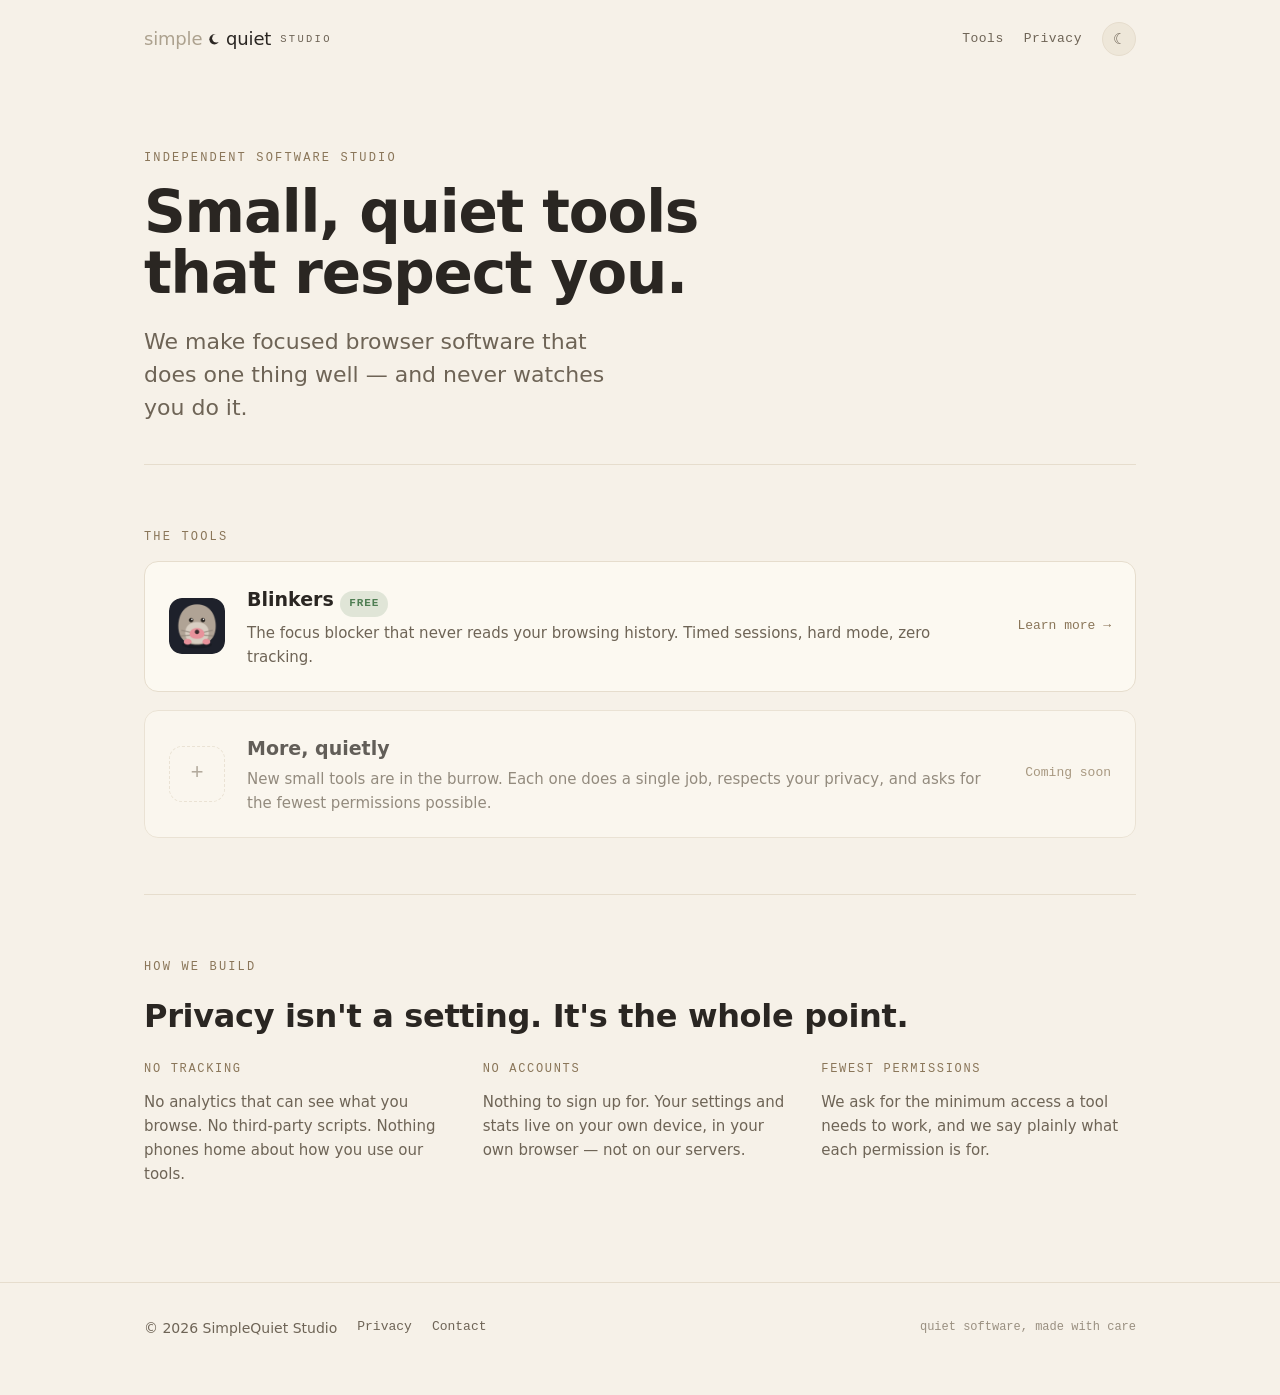
<file: index.html>
<!DOCTYPE html>
<html lang="en">
<head>
<meta charset="utf-8">
<meta name="viewport" content="width=device-width, initial-scale=1">
<title>SimpleQuiet Studio — small, quiet software</title>
<meta name="description" content="SimpleQuiet Studio makes small, privacy-first browser tools that do one thing well — and never watch you do it. Maker of Blinkers, the focus blocker that never reads your browsing history.">
<link rel="preload" href="assets/blinkers-icon.png" as="image">
<link rel="icon" type="image/svg+xml" href="assets/favicon.svg">
<link rel="icon" href="assets/favicon.png">
<link rel="stylesheet" href="styles.css">
<meta property="og:title" content="SimpleQuiet Studio">
<meta property="og:description" content="Small, privacy-first browser tools that do one thing well — and never watch you do it.">
<meta property="og:type" content="website">
</head>
<body>
<svg width="0" height="0" aria-hidden="true" style="position:absolute"><symbol id="sqmoon" viewBox="0 0 100 100"><mask id="sqm"><rect width="100" height="100" fill="#000"/><circle cx="50" cy="50" r="34" fill="#fff"/><circle cx="64" cy="43" r="29" fill="#000"/></mask><rect width="100" height="100" fill="currentColor" mask="url(#sqm)"/></symbol></svg>
<div class="wrap">
  <nav class="nav">
    <a class="brand" href="./" aria-label="SimpleQuiet Studio"><span class="wm"><span class="w-simple">simple</span><svg class="w-moon" aria-hidden="true"><use href="#sqmoon"/></svg><span class="w-quiet">quiet</span></span><span class="w-studio">studio</span></a>
    <span class="spacer"></span>
    <a class="link" href="#tools">Tools</a>
    <a class="link" href="privacy/">Privacy</a>
    <button class="theme-toggle" aria-label="Toggle light and dark theme" title="Toggle theme">☾</button>
  </nav>

  <header class="hero">
    <p class="eyebrow">Independent software studio</p>
    <h1>Small, quiet tools that respect you.</h1>
    <p class="lede">We make focused browser software that does one thing well — and never watches you do it.</p>
  </header>

  <section class="section" id="tools">
    <p class="eyebrow">The tools</p>
    <div class="tools">
      <a class="tool" href="blinkers/">
        <img class="ic" src="assets/blinkers-icon.png" alt="Blinkers icon — a mole">
        <div class="body">
          <h3>Blinkers <span class="tag free">Free</span></h3>
          <p>The focus blocker that never reads your browsing history. Timed sessions, hard mode, zero tracking.</p>
        </div>
        <span class="go">Learn more →</span>
      </a>
      <div class="tool soon">
        <span class="placeholder">+</span>
        <div class="body">
          <h3>More, quietly</h3>
          <p>New small tools are in the burrow. Each one does a single job, respects your privacy, and asks for the fewest permissions possible.</p>
        </div>
        <span class="go">Coming soon</span>
      </div>
    </div>
  </section>

  <section class="section">
    <p class="eyebrow">How we build</p>
    <h2>Privacy isn't a setting. It's the whole point.</h2>
    <div class="promises">
      <div class="promise">
        <p class="k">No tracking</p>
        <p>No analytics that can see what you browse. No third-party scripts. Nothing phones home about how you use our tools.</p>
      </div>
      <div class="promise">
        <p class="k">No accounts</p>
        <p>Nothing to sign up for. Your settings and stats live on your own device, in your own browser — not on our servers.</p>
      </div>
      <div class="promise">
        <p class="k">Fewest permissions</p>
        <p>We ask for the minimum access a tool needs to work, and we say plainly what each permission is for.</p>
      </div>
    </div>
  </section>
</div>

<footer class="foot">
  <div class="wrap row">
    <span>© 2026 SimpleQuiet Studio</span>
    <a href="privacy/">Privacy</a>
    <a href="mailto:hello.simplequiet@proton.me">Contact</a>
    <span class="spacer"></span>
    <span class="mono" style="font-size:12px;color:var(--faint)">quiet software, made with care</span>
  </div>
</footer>
<script src="script.js"></script>
</body>
</html>
</file>
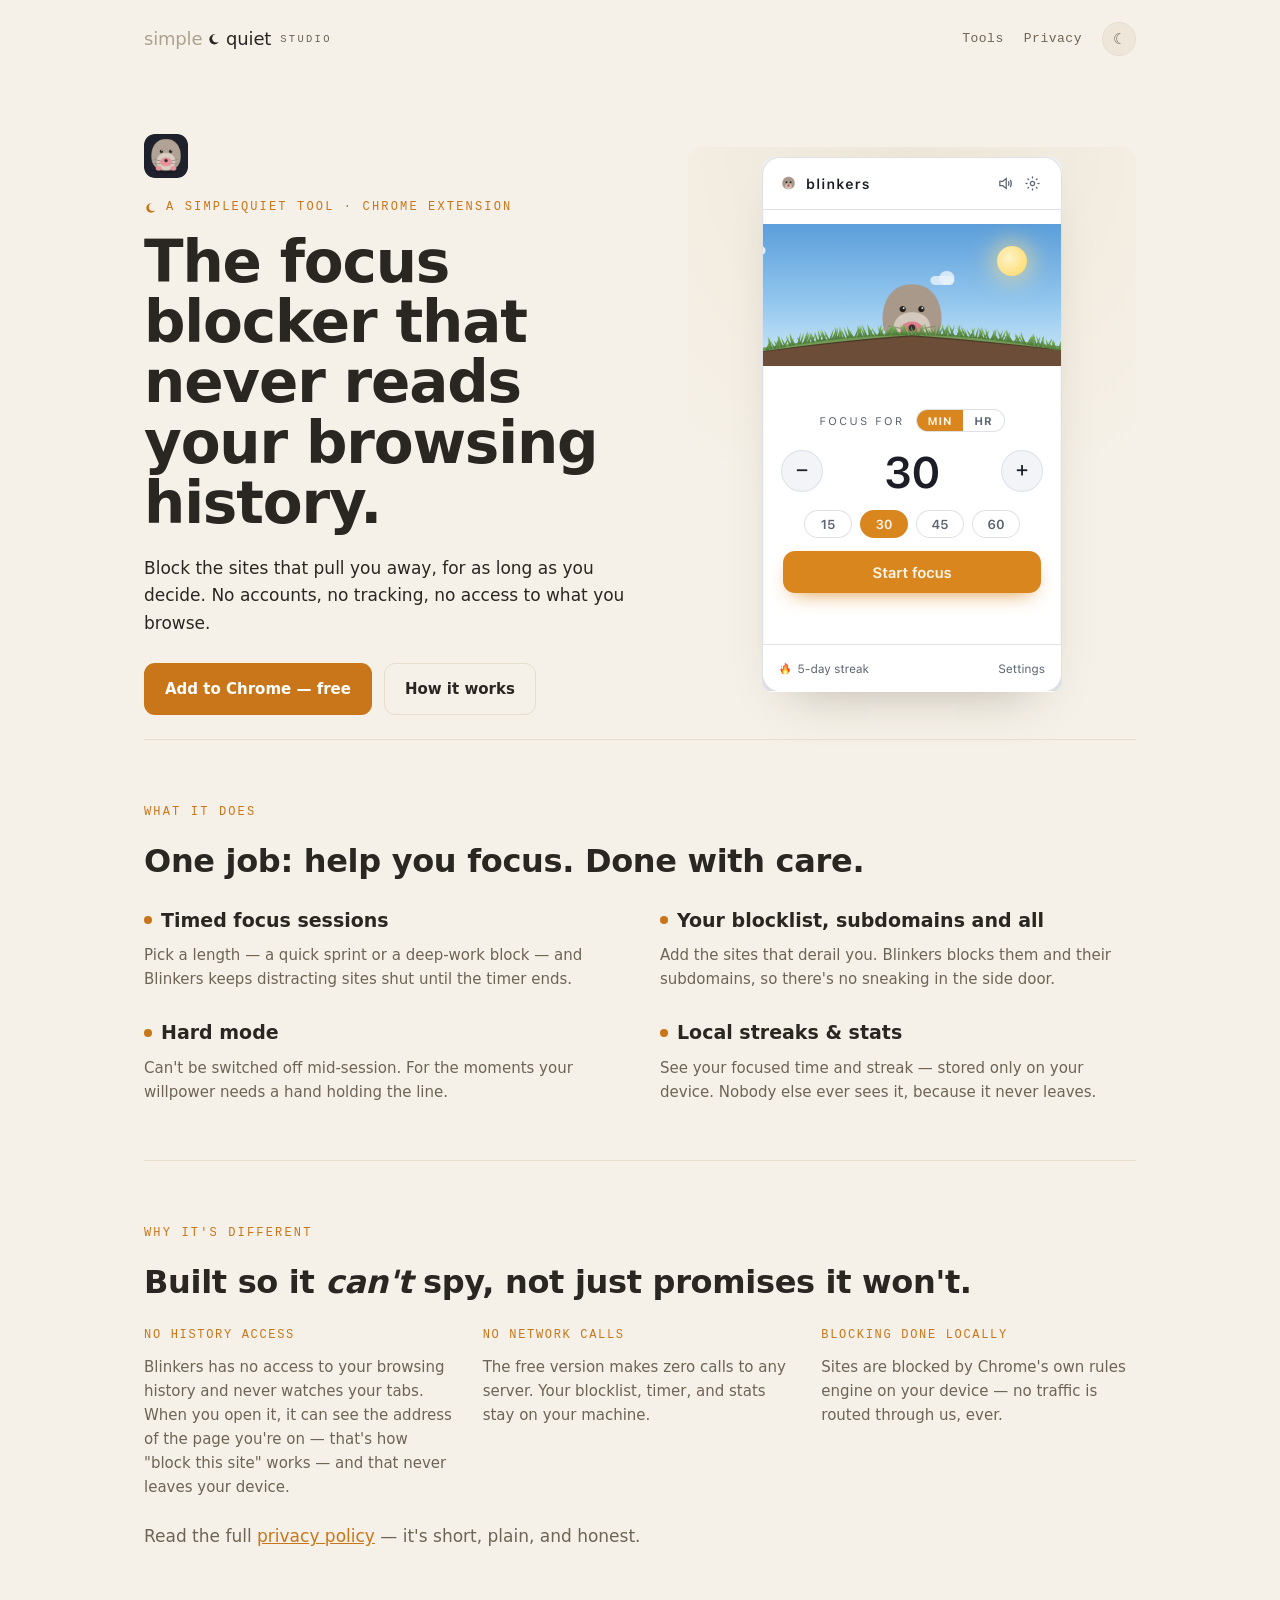
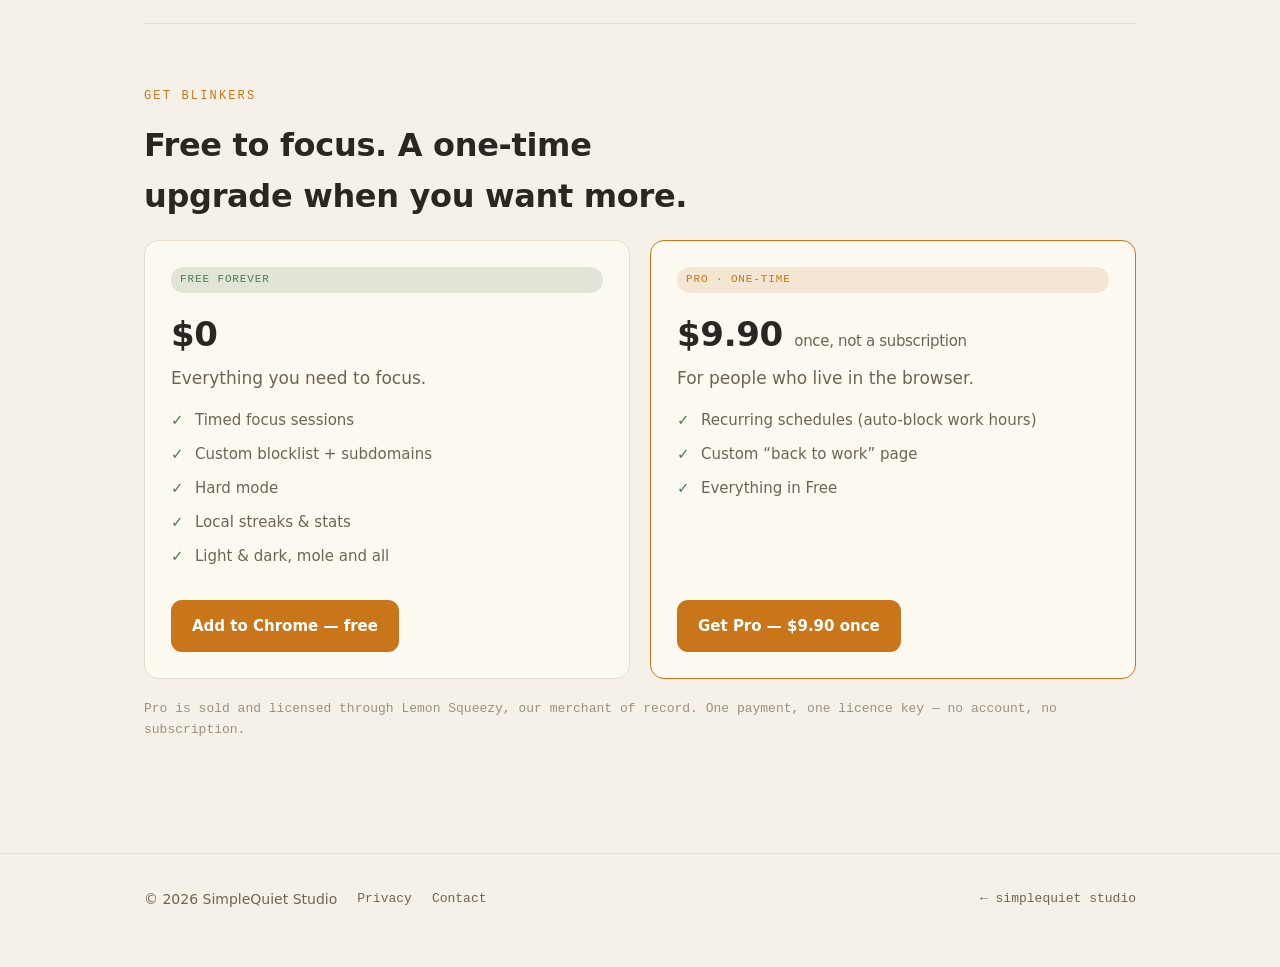
<file: blinkers/index.html>
<!DOCTYPE html>
<html lang="en" data-product="blinkers">
<head>
<meta charset="utf-8">
<meta name="viewport" content="width=device-width, initial-scale=1">
<title>Blinkers — the focus blocker that never reads your browsing history</title>
<meta name="description" content="Blinkers is a privacy-first focus blocker for Chrome. Block distracting sites during timed sessions, with hard mode and local streaks — and zero access to your browsing history.">
<link rel="icon" type="image/svg+xml" href="../assets/favicon.svg">
<link rel="icon" href="../assets/favicon.png">
<link rel="stylesheet" href="../styles.css">
<link rel="canonical" href="https://alessandrotrips.github.io/simplequiet/blinkers/">
<meta property="og:title" content="Blinkers — private focus blocker for Chrome">
<meta property="og:description" content="Block distracting sites during timed focus sessions. Never reads your browsing history.">
<meta property="og:url" content="https://alessandrotrips.github.io/simplequiet/blinkers/">
<meta name="twitter:card" content="summary_large_image">
<meta name="twitter:title" content="Blinkers — private focus blocker for Chrome">
<meta name="twitter:description" content="Block distracting sites during timed focus sessions. Never reads your browsing history.">
<script type="application/ld+json">
{
  "@context": "https://schema.org",
  "@type": "SoftwareApplication",
  "name": "Blinkers",
  "applicationCategory": "BrowserApplication",
  "operatingSystem": "Chrome",
  "url": "https://alessandrotrips.github.io/simplequiet/blinkers/",
  "downloadUrl": "https://chromewebstore.google.com/detail/blinkers/ejcphnphhceghfepbgofihemefohoimn",
  "description": "A privacy-first focus blocker for Chrome. Block distracting sites during timed focus sessions, with hard mode and local streaks — and no access to your browsing history.",
  "publisher": { "@type": "Organization", "name": "SimpleQuiet Studio", "url": "https://alessandrotrips.github.io/simplequiet/" },
  "offers": [
    { "@type": "Offer", "name": "Free", "price": "0", "priceCurrency": "USD" },
    { "@type": "Offer", "name": "Blinkers Pro — one-time", "price": "9.90", "priceCurrency": "USD" }
  ]
}
</script>
</head>
<body>
<svg width="0" height="0" aria-hidden="true" style="position:absolute"><symbol id="sqmoon" viewBox="0 0 100 100"><mask id="sqm"><rect width="100" height="100" fill="#000"/><circle cx="50" cy="50" r="34" fill="#fff"/><circle cx="64" cy="43" r="29" fill="#000"/></mask><rect width="100" height="100" fill="currentColor" mask="url(#sqm)"/></symbol></svg>
<div class="wrap">
  <nav class="nav">
    <a class="brand" href="../" aria-label="SimpleQuiet Studio"><span class="wm"><span class="w-simple">simple</span><svg class="w-moon" aria-hidden="true"><use href="#sqmoon"/></svg><span class="w-quiet">quiet</span></span><span class="w-studio">studio</span></a>
    <span class="spacer"></span>
    <a class="link" href="../#tools">Tools</a>
    <a class="link" href="../privacy/">Privacy</a>
    <button class="theme-toggle" aria-label="Toggle light and dark theme" title="Toggle theme">☾</button>
  </nav>

  <section class="phero">
    <div>
      <img class="headicon" src="../assets/blinkers-icon.png" alt="Blinkers icon — a mole">
      <p class="eyebrow"><svg class="eb-moon" aria-hidden="true"><use href="#sqmoon"/></svg>A SimpleQuiet tool · Chrome extension</p>
      <h1>The focus blocker that never reads your browsing history.</h1>
      <p class="lede">Block the sites that pull you away, for as long as you decide. No accounts, no tracking, no access to what you browse.</p>
      <div class="cta-row">
        <a class="btn primary" href="https://chromewebstore.google.com/detail/blinkers/ejcphnphhceghfepbgofihemefohoimn" target="_blank" rel="noopener">Add to Chrome — free</a>
        <a class="btn ghost" href="#how">How it works</a>
      </div>
    </div>
    <div class="art">
      <img src="../assets/blinkers-popup.png" alt="The Blinkers popup: a mole above a timer, sitting in a small day-lit scene with grass and sky" width="300">
    </div>
  </section>

  <section class="section" id="how">
    <p class="eyebrow">What it does</p>
    <h2>One job: help you focus. Done with care.</h2>
    <div class="features">
      <div class="feature">
        <h3><span class="dot"></span> Timed focus sessions</h3>
        <p>Pick a length — a quick sprint or a deep-work block — and Blinkers keeps distracting sites shut until the timer ends.</p>
      </div>
      <div class="feature">
        <h3><span class="dot"></span> Your blocklist, subdomains and all</h3>
        <p>Add the sites that derail you. Blinkers blocks them and their subdomains, so there's no sneaking in the side door.</p>
      </div>
      <div class="feature">
        <h3><span class="dot"></span> Hard mode</h3>
        <p>Can't be switched off mid-session. For the moments your willpower needs a hand holding the line.</p>
      </div>
      <div class="feature">
        <h3><span class="dot"></span> Local streaks &amp; stats</h3>
        <p>See your focused time and streak — stored only on your device. Nobody else ever sees it, because it never leaves.</p>
      </div>
    </div>
  </section>

  <section class="section">
    <p class="eyebrow">Why it's different</p>
    <h2>Built so it <em>can't</em> spy, not just promises it won't.</h2>
    <div class="promises">
      <div class="promise">
        <p class="k">No history access</p>
        <p>Blinkers has no access to your browsing history and never watches your tabs. When you open it, it can see the address of the page you're on — that's how "block this site" works — and that never leaves your device.</p>
      </div>
      <div class="promise">
        <p class="k">No network calls</p>
        <p>The free version makes zero calls to any server. Your blocklist, timer, and stats stay on your machine.</p>
      </div>
      <div class="promise">
        <p class="k">Blocking done locally</p>
        <p>Sites are blocked by Chrome's own rules engine on your device — no traffic is routed through us, ever.</p>
      </div>
    </div>
    <p style="margin-top:24px;color:var(--muted)">Read the full <a href="../privacy/" style="color:var(--ember)">privacy policy</a> — it's short, plain, and honest.</p>
  </section>

  <section class="section" id="get">
    <p class="eyebrow">Get Blinkers</p>
    <h2>Free to focus. A one-time upgrade when you want more.</h2>
    <div class="plans">
      <div class="plan">
        <span class="tag free">Free forever</span>
        <div class="price">$0</div>
        <p style="color:var(--muted);margin:0">Everything you need to focus.</p>
        <ul>
          <li>Timed focus sessions</li>
          <li>Custom blocklist + subdomains</li>
          <li>Hard mode</li>
          <li>Local streaks &amp; stats</li>
          <li>Light &amp; dark, mole and all</li>
        </ul>
        <div class="plan-cta"><a class="btn primary" href="https://chromewebstore.google.com/detail/blinkers/ejcphnphhceghfepbgofihemefohoimn" target="_blank" rel="noopener">Add to Chrome — free</a></div>
      </div>
      <div class="plan pro">
        <span class="tag">Pro · one-time</span>
        <div class="price">$9.90 <small>once, not a subscription</small></div>
        <p style="color:var(--muted);margin:0">For people who live in the browser.</p>
        <ul>
          <li>Recurring schedules (auto-block work hours)</li>
          <li>Custom “back to work” page</li>
          <li>Everything in Free</li>
        </ul>
        <div class="plan-cta"><a class="btn primary" href="https://sqstudio.lemonsqueezy.com/checkout/buy/8594d477-119d-4523-8d6b-abc83b7f63e4" target="_blank" rel="noopener">Get Pro — $9.90 once</a></div>
      </div>
    </div>
    <p class="mono" style="font-size:13px;color:var(--faint);margin-top:20px">Pro is sold and licensed through Lemon Squeezy, our merchant of record. One payment, one licence key — no account, no subscription.</p>
  </section>
</div>

<footer class="foot">
  <div class="wrap row">
    <span>© 2026 SimpleQuiet Studio</span>
    <a href="../privacy/">Privacy</a>
    <a href="mailto:hello.simplequiet@proton.me">Contact</a>
    <span class="spacer"></span>
    <a href="../">← simplequiet studio</a>
  </div>
</footer>
<script src="../script.js"></script>
</body>
</html>
</file>
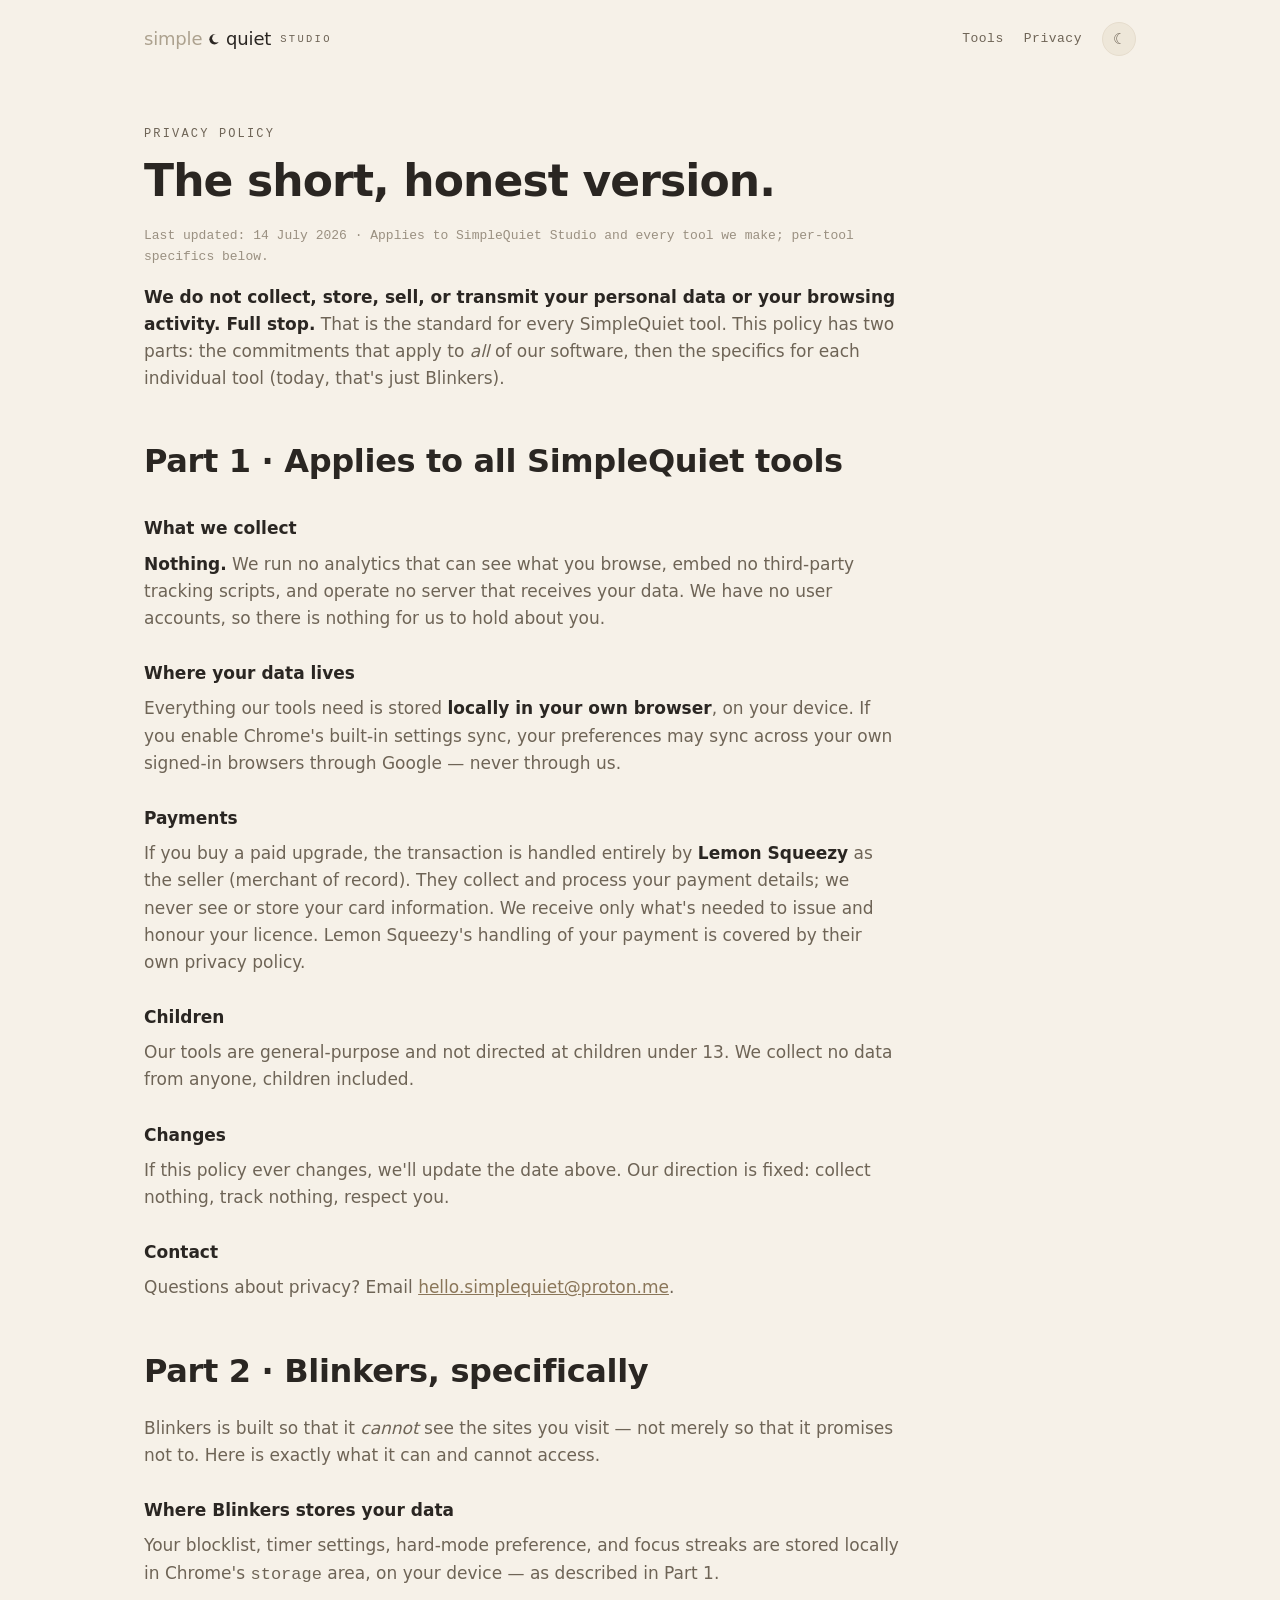
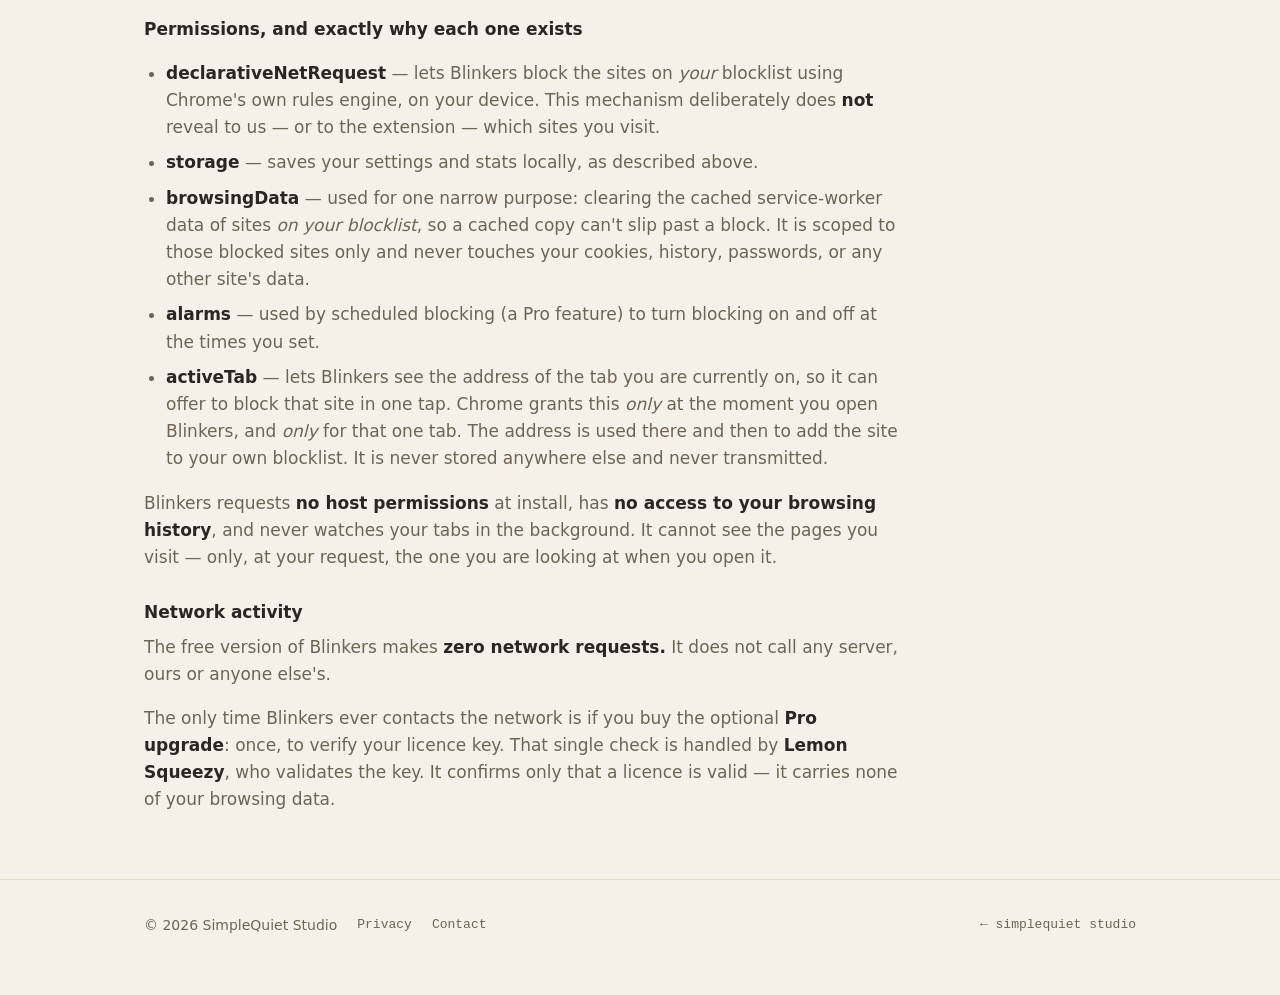
<file: privacy/index.html>
<!DOCTYPE html>
<html lang="en">
<head>
<meta charset="utf-8">
<meta name="viewport" content="width=device-width, initial-scale=1">
<title>Privacy Policy — SimpleQuiet Studio &amp; Blinkers</title>
<meta name="description" content="The SimpleQuiet Studio privacy policy. What Blinkers can and cannot access, in plain language: no browsing history, no tracking, no accounts.">
<link rel="icon" type="image/svg+xml" href="../assets/favicon.svg">
<link rel="icon" href="../assets/favicon.png">
<link rel="stylesheet" href="../styles.css">
</head>
<body>
<svg width="0" height="0" aria-hidden="true" style="position:absolute"><symbol id="sqmoon" viewBox="0 0 100 100"><mask id="sqm"><rect width="100" height="100" fill="#000"/><circle cx="50" cy="50" r="34" fill="#fff"/><circle cx="64" cy="43" r="29" fill="#000"/></mask><rect width="100" height="100" fill="currentColor" mask="url(#sqm)"/></symbol></svg>
<div class="wrap">
  <nav class="nav">
    <a class="brand" href="../" aria-label="SimpleQuiet Studio"><span class="wm"><span class="w-simple">simple</span><svg class="w-moon" aria-hidden="true"><use href="#sqmoon"/></svg><span class="w-quiet">quiet</span></span><span class="w-studio">studio</span></a>
    <span class="spacer"></span>
    <a class="link" href="../#tools">Tools</a>
    <a class="link" href="../privacy/">Privacy</a>
    <button class="theme-toggle" aria-label="Toggle light and dark theme" title="Toggle theme">☾</button>
  </nav>

  <article class="prose" style="padding:40px 0 10px">
    <p class="eyebrow">Privacy Policy</p>
    <h1 style="font-size:clamp(30px,5vw,44px)">The short, honest version.</h1>
    <p class="updated">Last updated: 14 July 2026 · Applies to SimpleQuiet Studio and every tool we make; per-tool specifics below.</p>

    <p><strong>We do not collect, store, sell, or transmit your personal data or your browsing activity. Full stop.</strong> That is the standard for every SimpleQuiet tool. This policy has two parts: the commitments that apply to <em>all</em> of our software, then the specifics for each individual tool (today, that's just Blinkers).</p>

    <h2>Part 1 · Applies to all SimpleQuiet tools</h2>

    <h3>What we collect</h3>
    <p><strong>Nothing.</strong> We run no analytics that can see what you browse, embed no third-party tracking scripts, and operate no server that receives your data. We have no user accounts, so there is nothing for us to hold about you.</p>

    <h3>Where your data lives</h3>
    <p>Everything our tools need is stored <strong>locally in your own browser</strong>, on your device. If you enable Chrome's built-in settings sync, your preferences may sync across your own signed-in browsers through Google — never through us.</p>

    <h3>Payments</h3>
    <p>If you buy a paid upgrade, the transaction is handled entirely by <strong>Lemon Squeezy</strong> as the seller (merchant of record). They collect and process your payment details; we never see or store your card information. We receive only what's needed to issue and honour your licence. Lemon Squeezy's handling of your payment is covered by their own privacy policy.</p>

    <h3>Children</h3>
    <p>Our tools are general-purpose and not directed at children under 13. We collect no data from anyone, children included.</p>

    <h3>Changes</h3>
    <p>If this policy ever changes, we'll update the date above. Our direction is fixed: collect nothing, track nothing, respect you.</p>

    <h3>Contact</h3>
    <p>Questions about privacy? Email <a href="mailto:hello.simplequiet@proton.me" style="color:var(--ember)">hello.simplequiet@proton.me</a>.</p>

    <h2>Part 2 · Blinkers, specifically</h2>
    <p>Blinkers is built so that it <em>cannot</em> see the sites you visit — not merely so that it promises not to. Here is exactly what it can and cannot access.</p>

    <h3>Where Blinkers stores your data</h3>
    <p>Your blocklist, timer settings, hard-mode preference, and focus streaks are stored locally in Chrome's <span class="mono">storage</span> area, on your device — as described in Part 1.</p>

    <h3>Permissions, and exactly why each one exists</h3>
    <ul>
      <li><strong>declarativeNetRequest</strong> — lets Blinkers block the sites on <em>your</em> blocklist using Chrome's own rules engine, on your device. This mechanism deliberately does <strong>not</strong> reveal to us — or to the extension — which sites you visit.</li>
      <li><strong>storage</strong> — saves your settings and stats locally, as described above.</li>
      <li><strong>browsingData</strong> — used for one narrow purpose: clearing the cached service-worker data of sites <em>on your blocklist</em>, so a cached copy can't slip past a block. It is scoped to those blocked sites only and never touches your cookies, history, passwords, or any other site's data.</li>
      <li><strong>alarms</strong> — used by scheduled blocking (a Pro feature) to turn blocking on and off at the times you set.</li>
      <li><strong>activeTab</strong> — lets Blinkers see the address of the tab you are currently on, so it can offer to block that site in one tap. Chrome grants this <em>only</em> at the moment you open Blinkers, and <em>only</em> for that one tab. The address is used there and then to add the site to your own blocklist. It is never stored anywhere else and never transmitted.</li>
    </ul>
    <p>Blinkers requests <strong>no host permissions</strong> at install, has <strong>no access to your browsing history</strong>, and never watches your tabs in the background. It cannot see the pages you visit — only, at your request, the one you are looking at when you open it.</p>

    <h3>Network activity</h3>
    <p>The free version of Blinkers makes <strong>zero network requests.</strong> It does not call any server, ours or anyone else's.</p>
    <p>The only time Blinkers ever contacts the network is if you buy the optional <strong>Pro upgrade</strong>: once, to verify your licence key. That single check is handled by <strong>Lemon Squeezy</strong>, who validates the key. It confirms only that a licence is valid — it carries none of your browsing data.</p>
  </article>
</div>

<footer class="foot">
  <div class="wrap row">
    <span>© 2026 SimpleQuiet Studio</span>
    <a href="../privacy/">Privacy</a>
    <a href="mailto:hello.simplequiet@proton.me">Contact</a>
    <span class="spacer"></span>
    <a href="../">← simplequiet studio</a>
  </div>
</footer>
<script src="../script.js"></script>
</body>
</html>
</file>
<file: styles.css>
/* SimpleQuiet Studio — shared styles.
   Studio = quiet warm ink on cream (the canonical brand). Products bring their
   OWN accent via [data-product] on <html> — e.g. Blinkers restores the ember
   "work-lamp" accent + keeps its mole. Endorsed/hybrid: one system, per-product skin. */
:root {
  --bg:#F6F1E8; --raised:#FCF9F1; --sunk:#EEE7D9;
  --ink:#2A2622; --muted:#6E6456; --faint:#9A9081;
  --line:#E6DDCD; --ember:#8A7659; --ember-soft:#EFE7D8; --sage:#4F7E53;
  --wsimple:#ADA28F;
  --shadow: 0 24px 50px -30px rgba(40,34,20,.35);
  --mono: ui-monospace,"SF Mono","JetBrains Mono","Cascadia Code",Menlo,monospace;
  --sans: system-ui,-apple-system,"Segoe UI",Roboto,Helvetica,Arial,sans-serif;
  --r:14px; --maxw:1040px;
}
@media (prefers-color-scheme: dark) {
  :root {
    --bg:#1A1712; --raised:#241F19; --sunk:#120F0A;
    --ink:#F1EADF; --muted:#A79C89; --faint:#79705E;
    --line:#332C22; --ember:#C3A987; --ember-soft:#2A2216; --sage:#7FB08A;
    --wsimple:#8F8672;
    --shadow: 0 28px 60px -30px #000;
  }
}
:root[data-theme="light"] {
  --bg:#F6F1E8; --raised:#FCF9F1; --sunk:#EEE7D9;
  --ink:#2A2622; --muted:#6E6456; --faint:#9A9081;
  --line:#E6DDCD; --ember:#8A7659; --ember-soft:#EFE7D8; --sage:#4F7E53;
  --wsimple:#ADA28F;
  --shadow: 0 24px 50px -30px rgba(40,34,20,.35);
}
:root[data-theme="dark"] {
  --bg:#1A1712; --raised:#241F19; --sunk:#120F0A;
  --ink:#F1EADF; --muted:#A79C89; --faint:#79705E;
  --line:#332C22; --ember:#C3A987; --ember-soft:#2A2216; --sage:#7FB08A;
  --wsimple:#8F8672;
  --shadow: 0 28px 60px -30px #000;
}

/* --- per-product accent (endorsed/hybrid) --- */
:root[data-product="blinkers"]{ --ember:#C9761A; --ember-soft:#F4E6D2; }
@media (prefers-color-scheme: dark){ :root[data-product="blinkers"]{ --ember:#F2A24B; --ember-soft:#2A2415; } }
:root[data-product="blinkers"][data-theme="light"]{ --ember:#C9761A; --ember-soft:#F4E6D2; }
:root[data-product="blinkers"][data-theme="dark"]{ --ember:#F2A24B; --ember-soft:#2A2415; }

* { box-sizing:border-box; }
html { scroll-behavior:smooth; }
body {
  margin:0; background:var(--bg); color:var(--ink);
  font-family:var(--sans); font-size:17px; line-height:1.6;
  -webkit-font-smoothing:antialiased; text-rendering:optimizeLegibility;
}
.wrap { max-width:var(--maxw); margin:0 auto; padding:0 24px; }
a { color:inherit; }
img { max-width:100%; display:block; }

/* eyebrow / labels */
.eyebrow { font-family:var(--mono); font-size:12px; letter-spacing:.18em; text-transform:uppercase; color:var(--ember); margin:0 0 14px; display:inline-flex; align-items:center; gap:8px; }
.eyebrow .eb-moon { width:14px; height:14px; color:var(--ember); flex:none; }
.mono { font-family:var(--mono); }

/* nav */
.nav { display:flex; align-items:center; gap:20px; padding:22px 0; }
.brand { display:inline-flex; align-items:center; gap:9px; text-decoration:none; }
.brand .wm { display:inline-flex; align-items:center; font-family:var(--sans); font-size:18px; letter-spacing:-.01em; line-height:1; }
.brand .w-simple { font-weight:300; color:var(--wsimple); }
.brand .w-quiet { font-weight:500; color:var(--ink); }
.brand .w-moon { width:.82em; height:.82em; margin:0 .25em; color:var(--ink); flex:none; }
.brand .w-studio { font-family:var(--mono); font-size:10.5px; letter-spacing:.22em; text-transform:uppercase; color:var(--muted); }
.nav .spacer { margin-left:auto; }
.nav a.link { font-family:var(--mono); font-size:13px; letter-spacing:.04em; color:var(--muted); text-decoration:none; }
.nav a.link:hover { color:var(--ink); }
.theme-toggle { background:var(--sunk); border:1px solid var(--line); color:var(--muted); border-radius:999px; width:34px; height:34px; cursor:pointer; display:inline-grid; place-items:center; font-size:15px; }
.theme-toggle:hover { color:var(--ink); border-color:var(--muted); }

/* hero */
.hero { padding:64px 0 40px; }
h1 { font-size:clamp(34px,6vw,58px); line-height:1.04; letter-spacing:-.02em; font-weight:600; margin:0 0 22px; text-wrap:balance; }
.hero .lede { font-size:clamp(18px,2.4vw,22px); color:var(--muted); max-width:34ch; line-height:1.5; margin:0; }
h2 { font-size:clamp(24px,3.4vw,32px); letter-spacing:-.01em; font-weight:600; margin:0 0 18px; text-wrap:balance; }
h3 { font-size:19px; font-weight:600; margin:0 0 8px; }
p { margin:0 0 16px; }
.section { padding:56px 0; border-top:1px solid var(--line); }

/* promises */
.promises { display:grid; grid-template-columns:repeat(3,1fr); gap:24px; margin-top:8px; }
.promise .k { font-family:var(--mono); font-size:12px; letter-spacing:.14em; text-transform:uppercase; color:var(--ember); margin:0 0 10px; }
.promise p { color:var(--muted); font-size:15px; margin:0; }
@media (max-width:720px){ .promises { grid-template-columns:1fr; gap:20px; } }

/* product cards */
.tools { display:grid; grid-template-columns:1fr; gap:18px; }
.tool {
  display:grid; grid-template-columns:auto 1fr auto; gap:22px; align-items:center;
  background:var(--raised); border:1px solid var(--line); border-radius:var(--r);
  padding:22px 24px; text-decoration:none; color:inherit; transition:border-color .18s, transform .18s, box-shadow .18s;
}
.tool:hover { border-color:var(--ember); transform:translateY(-2px); box-shadow:var(--shadow); }
.tool .ic { width:56px; height:56px; border-radius:13px; }
.tool .body h3 { margin:0 0 4px; }
.tool .body p { margin:0; color:var(--muted); font-size:15px; }
.tool .go { font-family:var(--mono); font-size:13px; color:var(--ember); white-space:nowrap; }
.tool.soon { opacity:.72; cursor:default; }
.tool.soon:hover { transform:none; border-color:var(--line); box-shadow:none; }
.tool .placeholder { width:56px; height:56px; border-radius:13px; border:1px dashed var(--line); display:grid; place-items:center; color:var(--faint); font-family:var(--mono); font-size:22px; }
@media (max-width:640px){ .tool { grid-template-columns:auto 1fr; } .tool .go { grid-column:2; } }

/* pill / tag */
.tag { display:inline-block; font-family:var(--mono); font-size:11px; letter-spacing:.08em; text-transform:uppercase; padding:4px 9px; border-radius:999px; background:var(--ember-soft); color:var(--ember); }
.tag.free { background:color-mix(in srgb, var(--sage) 16%, transparent); color:var(--sage); }

/* buttons */
.btn { display:inline-flex; align-items:center; gap:9px; font-family:var(--sans); font-weight:600; font-size:15px; text-decoration:none; border-radius:11px; padding:13px 20px; cursor:pointer; border:1px solid transparent; }
.btn.primary { background:var(--ember); color:#fff; }
.btn.primary:hover { filter:brightness(1.06); }
.btn.ghost { background:transparent; border-color:var(--line); color:var(--ink); }
.btn.ghost:hover { border-color:var(--muted); }
.btn[aria-disabled="true"] { opacity:.55; pointer-events:none; }

/* product page */
.phero { display:grid; grid-template-columns:1.05fr .95fr; gap:48px; align-items:center; padding:56px 0 24px; }
.phero .art { background:radial-gradient(120% 100% at 50% 0%, var(--sunk), transparent 70%); border-radius:var(--r); display:grid; place-items:center; padding:10px; }
.phero .art img { border-radius:12px; box-shadow:var(--shadow); }
.phero .headicon { width:44px; height:44px; border-radius:11px; margin-bottom:18px; }
.cta-row { display:flex; gap:12px; flex-wrap:wrap; margin-top:26px; }
@media (max-width:800px){ .phero { grid-template-columns:1fr; gap:28px; } .phero .art { order:-1; } }

/* feature grid */
.features { display:grid; grid-template-columns:repeat(2,1fr); gap:26px 40px; margin-top:8px; }
.feature h3 { display:flex; align-items:center; gap:9px; }
.feature p { color:var(--muted); font-size:15px; margin:0; }
.dot { width:8px; height:8px; border-radius:50%; background:var(--ember); flex:none; }
@media (max-width:640px){ .features { grid-template-columns:1fr; } }

/* pricing */
.plans { display:grid; grid-template-columns:1fr 1fr; gap:20px; }
.plan { background:var(--raised); border:1px solid var(--line); border-radius:var(--r); padding:26px; display:flex; flex-direction:column; }
/* pin both CTAs to the bottom so they line up even when the plans list
   different numbers of features */
.plan-cta { margin-top:auto; padding-top:22px; }
.plan.pro { border-color:var(--ember); }
.plan .price { font-size:34px; font-weight:600; letter-spacing:-.01em; margin:14px 0 4px; }
.plan .price small { font-size:15px; color:var(--muted); font-weight:400; }
.plan ul { list-style:none; padding:0; margin:16px 0 0; }
.plan li { position:relative; padding-left:24px; margin:0 0 10px; color:var(--muted); font-size:15px; }
.plan li::before { content:"✓"; position:absolute; left:0; color:var(--sage); font-weight:700; }
@media (max-width:640px){ .plans { grid-template-columns:1fr; } }

/* prose (privacy) */
.prose { max-width:70ch; }
.prose h2 { margin-top:44px; }
.prose ul { padding-left:22px; }
.prose li { margin:0 0 8px; color:var(--muted); }
.prose p { color:var(--muted); }
.prose strong { color:var(--ink); }
.prose .updated { font-family:var(--mono); font-size:13px; color:var(--faint); }
.prose h3 { margin-top:28px; font-size:17px; }

/* footer */
.foot { border-top:1px solid var(--line); margin-top:40px; padding:34px 0 60px; color:var(--muted); font-size:14px; }
.foot .row { display:flex; align-items:center; gap:20px; flex-wrap:wrap; }
.foot a { color:var(--muted); text-decoration:none; font-family:var(--mono); font-size:13px; }
.foot a:hover { color:var(--ink); }
.foot .spacer { margin-left:auto; }

:focus-visible { outline:2px solid var(--ember); outline-offset:3px; border-radius:4px; }
@media (prefers-reduced-motion: reduce) { * { transition:none !important; scroll-behavior:auto; } }
</file>
